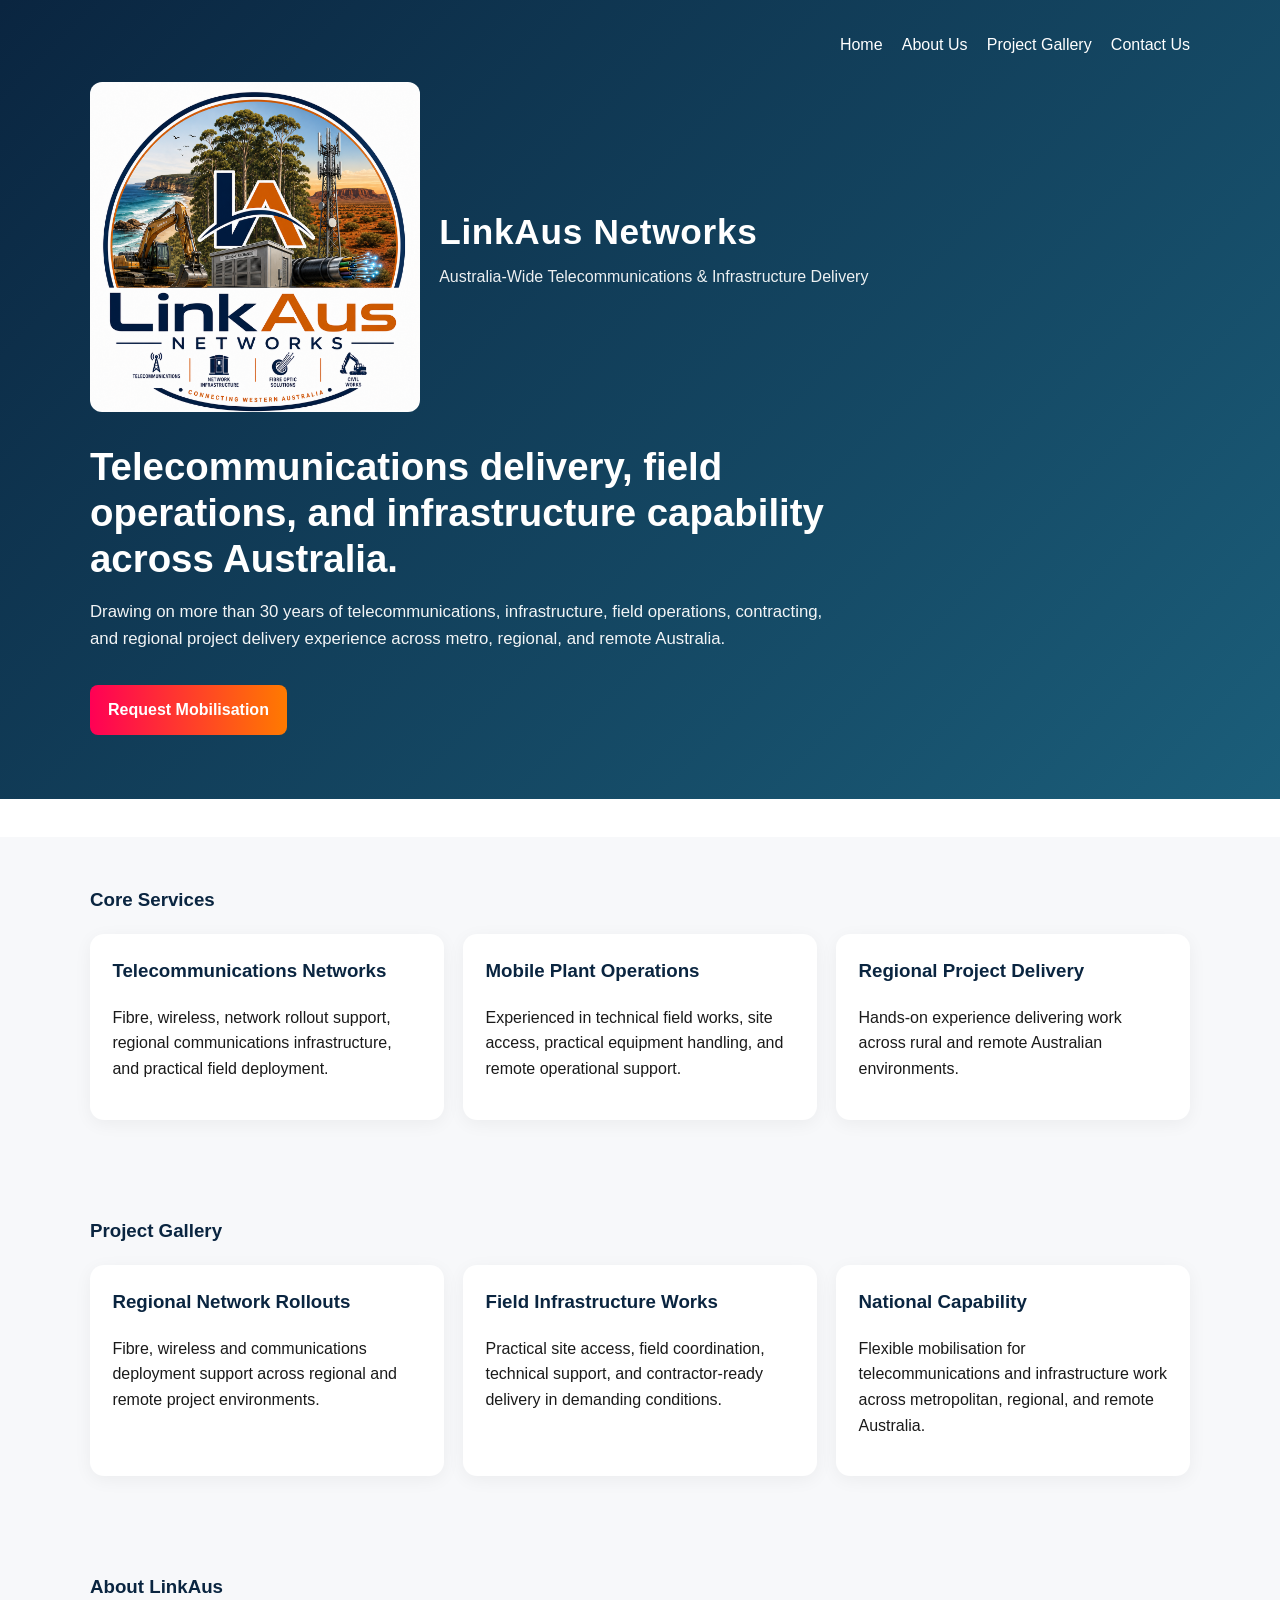
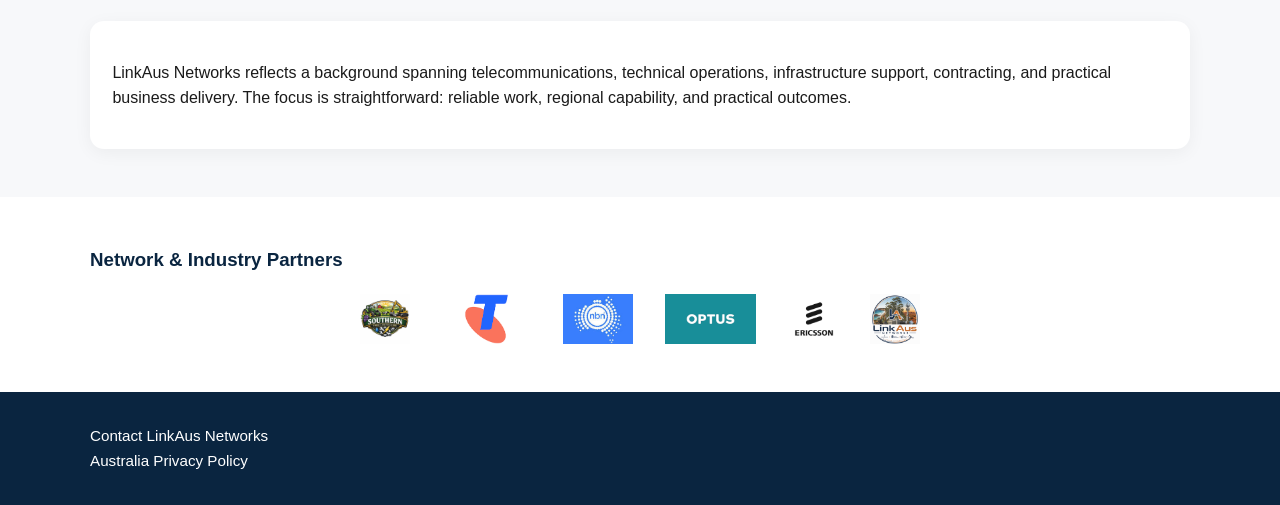
<file: index.html>
<!DOCTYPE html>
<html lang="en">
<head>
  <meta charset="UTF-8" />
  <meta name="viewport" content="width=device-width, initial-scale=1.0" />

  <title>LinkAus Networks | Telecommunications & Infrastructure Across Australia</title>

  <meta
    name="description"
    content="LinkAus Networks delivers telecommunications, fibre rollout, field operations and infrastructure support across metropolitan, regional and remote Australia."
  />
  <meta
    name="keywords"
    content="telecommunications Australia, fibre rollout, infrastructure contractor, field operations, LinkAus Networks"
  />
  <meta
    name="google-site-verification"
    content="YRaKLbdsqUbbgnBGzs4LiowwAv5nxZ3PjASLRzJKVyI"
  />

  <meta property="og:title" content="LinkAus Networks" />
  <meta
    property="og:description"
    content="Telecommunications and infrastructure capability across Australia."
  />
  <meta property="og:type" content="website" />
  <meta property="og:url" content="https://linkaus.com.au/" />

  <script async
    src="https://pagead2.googlesyndication.com/pagead/js/adsbygoogle.js?client=ca-pub-5536657592585408"
    crossorigin="anonymous"></script>

  <style>
    * {
      box-sizing: border-box;
    }

    body {
      margin: 0;
      font-family: Arial, Helvetica, sans-serif;
      line-height: 1.6;
      color: #1a1a1a;
      background: #f7f8fa;
    }

    a {
      color: inherit;
      text-decoration: none;
    }

    .wrap {
      max-width: 1100px;
      margin: 0 auto;
    }

    header {
      background: linear-gradient(135deg, #0a2540, #1b5e7a);
      color: white;
      padding: 2rem 1.2rem 4rem;
    }

    nav {
      display: flex;
      justify-content: flex-end;
      gap: 1.2rem;
      margin-bottom: 1.5rem;
      flex-wrap: wrap;
    }

    .brand {
      display: flex;
      align-items: center;
      gap: 1.2rem;
      flex-wrap: wrap;
    }

    .site-logo {
      width: 330px;
      max-width: 100%;
      height: auto;
      flex-shrink: 0;
      display: block;
      border-radius: 12px;
      background: rgba(255, 255, 255, 0.04);
    }

    h1 {
      margin: 0;
      font-size: 2.2rem;
      letter-spacing: 0.02em;
    }

    .tagline {
      margin-top: 0.2rem;
      font-size: 1rem;
      opacity: 0.92;
    }

    .hero {
      margin-top: 2rem;
      max-width: 760px;
    }

    .hero h2 {
      font-size: 2.4rem;
      line-height: 1.2;
      margin-bottom: 0.8rem;
    }

    .hero p {
      font-size: 1.05rem;
      opacity: 0.95;
    }

    section {
      padding: 3rem 1.2rem;
    }

    .grid {
      display: grid;
      grid-template-columns: repeat(auto-fit, minmax(250px, 1fr));
      gap: 1.2rem;
    }

    .card {
      background: white;
      padding: 1.4rem;
      border-radius: 14px;
      box-shadow: 0 4px 18px rgba(0, 0, 0, 0.05);
    }

    h3 {
      margin-top: 0;
      color: #0a2540;
    }

    .cta-button {
      display: inline-block;
      padding: 12px 18px;
      background: linear-gradient(90deg, #ff0055, #ff7a00);
      color: #fff;
      font-weight: bold;
      border-radius: 8px;
      margin-top: 1rem;
    }

    .ad-wrap {
      padding: 1.2rem;
      background: #ffffff;
      text-align: center;
    }

    footer {
      background: #0a2540;
      color: white;
      padding: 2rem 1.2rem;
      font-size: 0.95rem;
    }
  </style>
</head>

<body>
  <header>
    <div class="wrap">
      <nav>
        <a href="index.html">Home</a>
        <a href="about.html">About Us</a>
        <a href="projects.html">Project Gallery</a>
        <a href="contact.html">Contact Us</a>
      </nav>

      <div class="brand">
        <img src="LinkAus2.png" alt="LinkAus Networks logo" class="site-logo" />

        <div>
          <h1>LinkAus Networks</h1>
          <div class="tagline">
            Australia-Wide Telecommunications & Infrastructure Delivery
          </div>
        </div>
      </div>

      <div class="hero">
        <h2>
          Telecommunications delivery, field operations, and infrastructure capability across Australia.
        </h2>

        <p>
          Drawing on more than 30 years of telecommunications, infrastructure,
          field operations, contracting, and regional project delivery experience
          across metro, regional, and remote Australia.
        </p>

        <a href="contact.html" class="cta-button">Request Mobilisation</a>
      </div>
    </div>
  </header>

  <div class="ad-wrap">
    <ins class="adsbygoogle"
         style="display:block"
         data-ad-client="ca-pub-5536657592585408"
         data-ad-slot="9720411680"
         data-ad-format="auto"
         data-full-width-responsive="true"></ins>
    <script>
      (adsbygoogle = window.adsbygoogle || []).push({});
    </script>
  </div>

  <section>
    <div class="wrap">
      <h3>Core Services</h3>

      <div class="grid">
        <div class="card">
          <h3>Telecommunications Networks</h3>
          <p>
            Fibre, wireless, network rollout support, regional communications
            infrastructure, and practical field deployment.
          </p>
        </div>

        <div class="card">
          <h3>Mobile Plant Operations</h3>
          <p>
            Experienced in technical field works, site access, practical
            equipment handling, and remote operational support.
          </p>
        </div>

        <div class="card">
          <h3>Regional Project Delivery</h3>
          <p>
            Hands-on experience delivering work across rural and remote
            Australian environments.
          </p>
        </div>
      </div>
    </div>
  </section>

  <section>
    <div class="wrap">
      <h3>Project Gallery</h3>

      <div class="grid">
        <div class="card">
          <h3>Regional Network Rollouts</h3>
          <p>
            Fibre, wireless and communications deployment support across
            regional and remote project environments.
          </p>
        </div>

        <div class="card">
          <h3>Field Infrastructure Works</h3>
          <p>
            Practical site access, field coordination, technical support,
            and contractor-ready delivery in demanding conditions.
          </p>
        </div>

        <div class="card">
          <h3>National Capability</h3>
          <p>
            Flexible mobilisation for telecommunications and infrastructure work
            across metropolitan, regional, and remote Australia.
          </p>
        </div>
      </div>
    </div>
  </section>

  <section>
    <div class="wrap">
      <h3>About LinkAus</h3>

      <div class="card">
        <p>
          LinkAus Networks reflects a background spanning telecommunications,
          technical operations, infrastructure support, contracting, and
          practical business delivery. The focus is straightforward: reliable
          work, regional capability, and practical outcomes.
        </p>
      </div>
    </div>
  </section>

  <section style="background:#ffffff;">
    <div class="wrap">
      <h3 style="margin-bottom:1.2rem;">Network & Industry Partners</h3>

      <div style="display:flex; justify-content:center; align-items:center; gap:2rem; flex-wrap:wrap; opacity:0.9;">
        <img src="SouthernFarm2.png" alt="Southern Farm Contracting" style="height:50px; object-fit:contain;">
        <img src="telstra logo.png" alt="Telstra" style="height:50px; object-fit:contain;">
        <img src="nbn logo.jpg" alt="NBN Co" style="height:50px; object-fit:contain;">
        <img src="optus logo.png" alt="Optus" style="height:50px; object-fit:contain;">
        <img src="Ericsson logo.png" alt="Ericsson" style="height:50px; object-fit:contain;">
        <img src="LinkAus Logo.png" alt="LinkAus Networks" style="height:50px; object-fit:contain;">
      </div>
    </div>
  </section>

  <footer>
    <div class="wrap">
      <a href="mailto:tim.hartwell@linkaus.com.au">Contact LinkAus Networks</a><br />
      Australia
      <a href="privacy.html">Privacy Policy</a>
    </div>
  </footer>
</body>
</html>
</file>
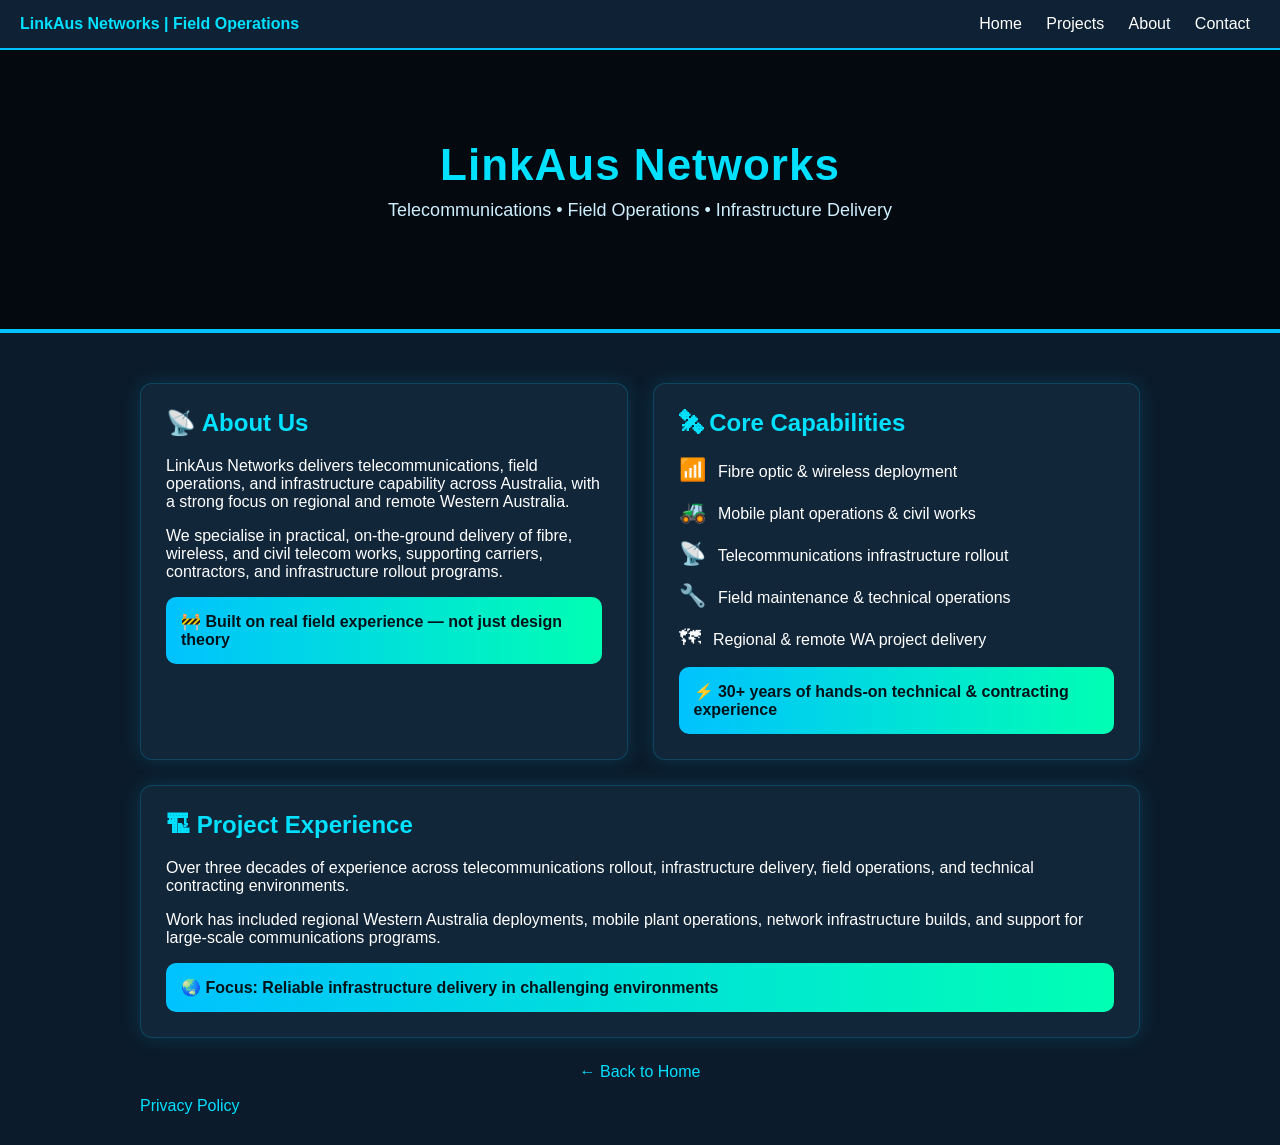
<file: about.html>
<!DOCTYPE html>
<html lang="en">
<head>
 
  <meta charset="UTF-8" />
  <meta name="viewport" content="width=device-width, initial-scale=1.0" />

  <title>About Us | LinkAus Networks</title>

  <meta
    name="description"
    content="Learn about LinkAus Networks and over 30 years of practical telecommunications, contracting and infrastructure delivery experience across Australia."
  />
  <meta property="og:title" content="About LinkAus Networks" />
  <meta property="og:url" content="https://linkaus.com.au/about.html" />

  <script async
    src="https://pagead2.googlesyndication.com/pagead/js/adsbygoogle.js?client=ca-pub-5536657592585408"
    crossorigin="anonymous"></script>

  <style>
    body {
      margin: 0;
      font-family: Arial, Helvetica, sans-serif;
      background: #0b1b2b;
      color: #fff;
    }

    .hero {
      background:
        linear-gradient(rgba(0,0,0,0.65), rgba(0,0,0,0.65)),
        url('https://images.unsplash.com/photo-1581092334651-ddf26d9a09d0') center/cover;
      padding: 90px 20px;
      text-align: center;
      border-bottom: 4px solid #00c2ff;
    }

    .hero h1 {
      font-size: 44px;
      margin: 0;
      color: #00e0ff;
      letter-spacing: 1px;
    }

    .hero p {
      font-size: 18px;
      color: #cfefff;
      margin-top: 10px;
    }

    .container {
      max-width: 1000px;
      margin: auto;
      padding: 30px 20px;
    }

    .grid {
      display: grid;
      grid-template-columns: 1fr 1fr;
      gap: 25px;
    }

    @media (max-width: 768px) {
      .grid {
        grid-template-columns: 1fr;
      }
    }

    .card {
      background: #12263a;
      padding: 25px;
      border-radius: 12px;
      box-shadow: 0 0 20px rgba(0, 200, 255, 0.15);
      border: 1px solid rgba(0, 200, 255, 0.2);
    }

    h2 {
      color: #00e0ff;
      margin-top: 0;
    }

    .icon {
      font-size: 22px;
      margin-right: 8px;
    }

    .highlight {
      background: linear-gradient(90deg, #00c2ff, #00ffb3);
      color: #00131a;
      padding: 15px;
      border-radius: 10px;
      font-weight: bold;
      margin-top: 15px;
    }

    .footer-nav {
      text-align: center;
      margin-top: 25px;
    }

    .ad-wrap {
      text-align: center;
      margin: 20px auto;
      max-width: 1000px;
      padding: 0 20px;
    }

    a {
      color: #00e0ff;
      text-decoration: none;
    }
  </style>
</head>

<body>
  <!-- GLOBAL NAV BAR -->
  <div style="
    display:flex;
    justify-content:space-between;
    align-items:center;
    padding:15px 20px;
    background:#0f2235;
    border-bottom:2px solid #00c2ff;
    position:sticky;
    top:0;
    z-index:999;
    flex-wrap:wrap;
    gap:10px;
  ">
    <div style="color:#00e0ff;font-weight:bold;">
      LinkAus Networks | Field Operations
    </div>

    <div>
      <a href="index.html" style="margin:0 10px;color:#fff;">Home</a>
      <a href="projects.html" style="margin:0 10px;color:#fff;">Projects</a>
      <a href="about.html" style="margin:0 10px;color:#fff;">About</a>
      <a href="contact.html" style="margin:0 10px;color:#fff;">Contact</a>
    </div>
  </div>

  <!-- HERO -->
  <div class="hero">
    <h1>LinkAus Networks</h1>
    <p>Telecommunications • Field Operations • Infrastructure Delivery</p>
  </div>

  <!-- AD PLACEMENT -->
  <div class="ad-wrap">
    <ins class="adsbygoogle"
         style="display:block"
         data-ad-client="ca-pub-5536657592585408"
         data-ad-slot="9720411680"
         data-ad-format="auto"
         data-full-width-responsive="true"></ins>
    <script>
      (adsbygoogle = window.adsbygoogle || []).push({});
    </script>
  </div>

  <div class="container">

    <div class="grid">

      <!-- ABOUT -->
      <div class="card">
        <h2>📡 About Us</h2>

        <p>
          LinkAus Networks delivers telecommunications, field operations, and infrastructure capability
          across Australia, with a strong focus on regional and remote Western Australia.
        </p>

        <p>
          We specialise in practical, on-the-ground delivery of fibre, wireless, and civil telecom works,
          supporting carriers, contractors, and infrastructure rollout programs.
        </p>

        <div class="highlight">
          🚧 Built on real field experience — not just design theory
        </div>
      </div>

      <!-- CAPABILITIES -->
      <div class="card">
        <h2>🛰 Core Capabilities</h2>

        <p><span class="icon">📶</span> Fibre optic & wireless deployment</p>
        <p><span class="icon">🚜</span> Mobile plant operations & civil works</p>
        <p><span class="icon">📡</span> Telecommunications infrastructure rollout</p>
        <p><span class="icon">🔧</span> Field maintenance & technical operations</p>
        <p><span class="icon">🗺</span> Regional & remote WA project delivery</p>

        <div class="highlight">
          ⚡ 30+ years of hands-on technical & contracting experience
        </div>
      </div>

    </div>

    <!-- EXPERIENCE -->
    <div class="card" style="margin-top:25px;">
      <h2>🏗 Project Experience</h2>

      <p>
        Over three decades of experience across telecommunications rollout, infrastructure delivery,
        field operations, and technical contracting environments.
      </p>

      <p>
        Work has included regional Western Australia deployments, mobile plant operations,
        network infrastructure builds, and support for large-scale communications programs.
      </p>

      <div class="highlight">
        🌏 Focus: Reliable infrastructure delivery in challenging environments
      </div>
    </div>

    <div class="footer-nav">
      <p><a href="index.html">← Back to Home</a></p>
    </div>
<a href="privacy.html">Privacy Policy</a>
  </div>
</body>
</html>
</file>
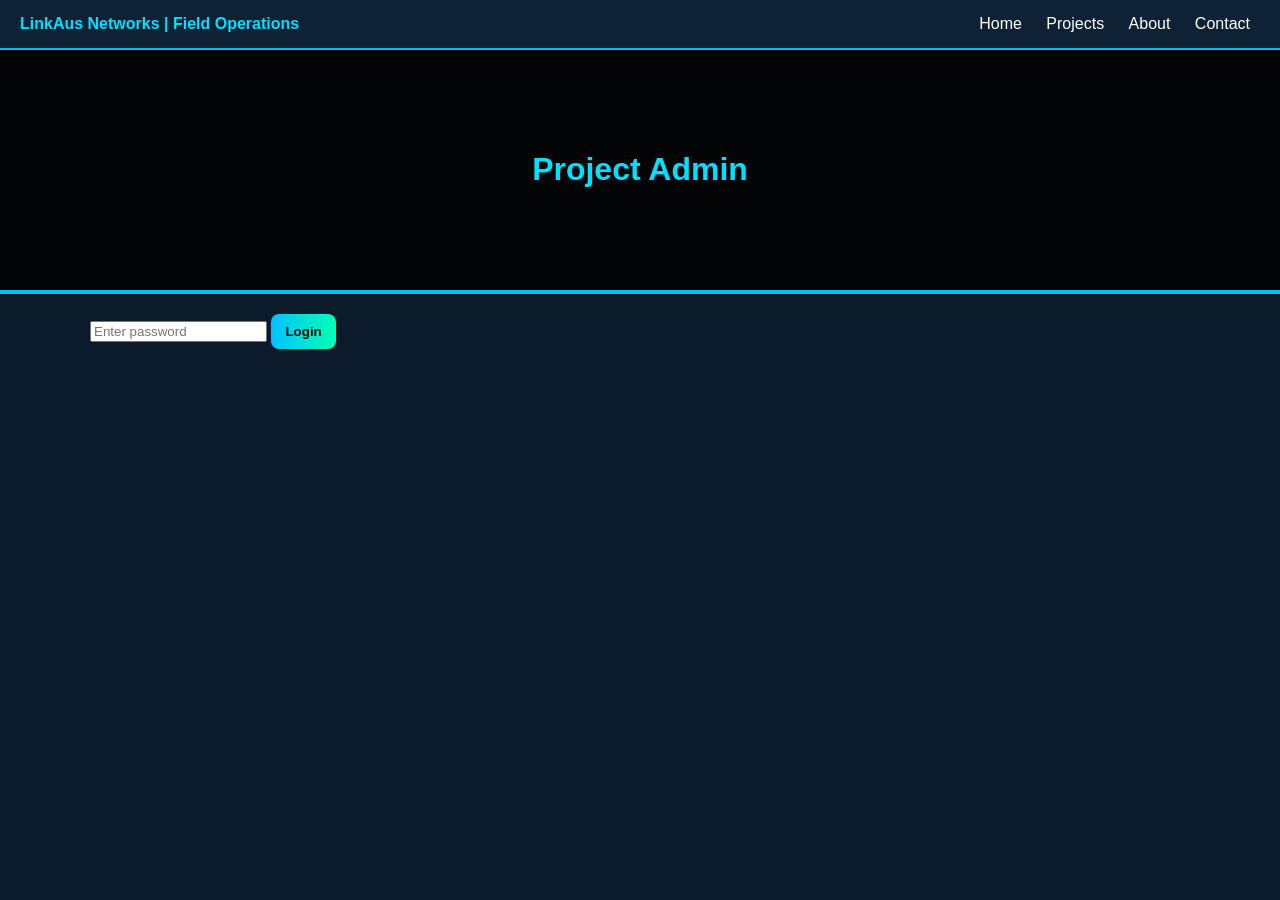
<file: admin.html>
<!DOCTYPE html>
<html>
<head>
  <title>Admin | LinkAus</title>
  <link rel="stylesheet" href="assets/style.css">
</head>

<body>
<!-- GLOBAL NAV BAR -->
<div style="
  display:flex;
  justify-content:space-between;
  align-items:center;
  padding:15px 20px;
  background:#0f2235;
  border-bottom:2px solid #00c2ff;
  position:sticky;
  top:0;
  z-index:999;
">

  <div style="color:#00e0ff;font-weight:bold;">
    LinkAus Networks | Field Operations
  </div>

  <div>
    <a href="index.html" style="margin:0 10px;color:#fff;text-decoration:none;">Home</a>
    <a href="projects.html" style="margin:0 10px;color:#fff;text-decoration:none;">Projects</a>
    <a href="about.html" style="margin:0 10px;color:#fff;text-decoration:none;">About</a>
    <a href="contact.html" style="margin:0 10px;color:#fff;text-decoration:none;">Contact</a>
  </div>

</div>
<div class="hero">
  <h1>Project Admin</h1>
</div>

<div class="container">

  <input id="password" placeholder="Enter password">
  <button onclick="login()">Login</button>

  <div id="panel" style="display:none; margin-top:20px;">
    <h3>Add Project (future upgrade)</h3>
    <p>This will evolve into full upload system next stage.</p>
  </div>

</div>

<script>
function login() {
  const pw = document.getElementById("password").value;
  if (pw === "linkaus2026") {
    document.getElementById("panel").style.display = "block";
  } else {
    alert("Access denied");
  }
}
</script>

</body>
</html>
</file>
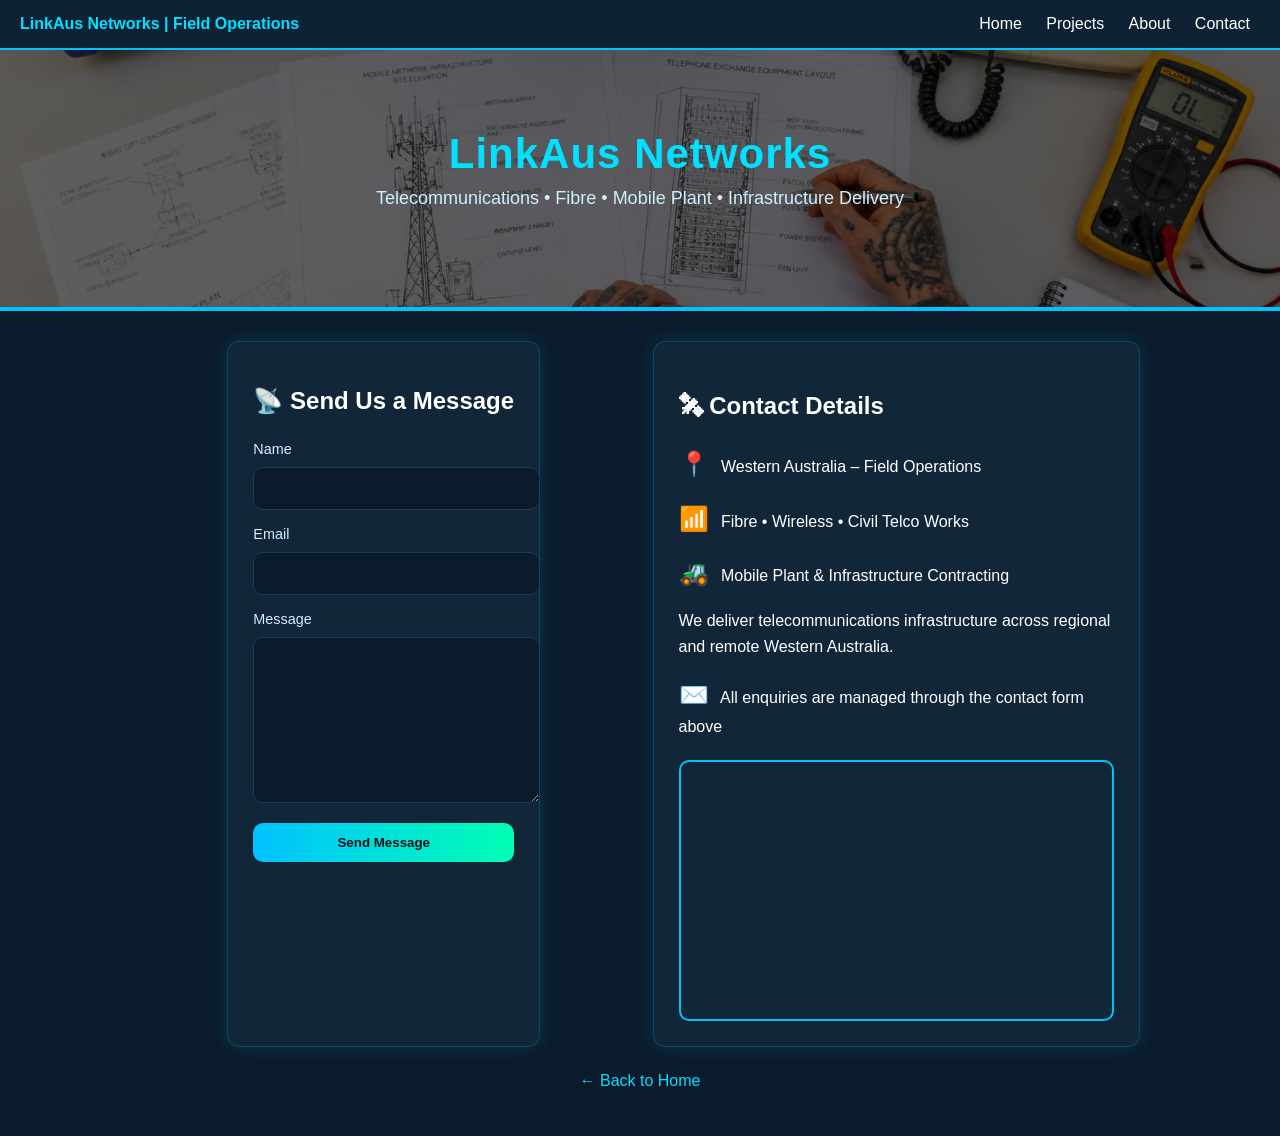
<file: contact.html>
<!DOCTYPE html>
<html lang="en">
<head>
  <meta charset="UTF-8" />
  <meta name="viewport" content="width=device-width, initial-scale=1.0" />

  <title>Contact Us | LinkAus Networks</title>

  <meta name="description" content="Contact LinkAus Networks for telecommunications, infrastructure and field delivery projects across Australia." />
  <meta property="og:title" content="Contact LinkAus Networks" />
  <meta property="og:url" content="https://linkaus.com.au/contact.html" />

  <script async
    src="https://pagead2.googlesyndication.com/pagead/js/adsbygoogle.js?client=ca-pub-5536657592585408"
    crossorigin="anonymous"></script>

  <style>
    body {
      margin: 0;
      font-family: Arial, Helvetica, sans-serif;
      background: #0b1b2b;
      color: #fff;
    }

    .hero {
      background:
        linear-gradient(rgba(0,0,0,0.6), rgba(0,0,0,0.6)),
        url('assets/design.png') center/cover;
      padding: 80px 20px;
      text-align: center;
      border-bottom: 4px solid #00c2ff;
    }

    .hero h1 {
      font-size: 42px;
      margin: 0;
      color: #00e0ff;
      letter-spacing: 1px;
    }

    .hero p {
      font-size: 18px;
      color: #cfefff;
      margin-top: 10px;
    }

    .container {
      max-width: 1000px;
      margin: auto;
      padding: 30px 20px;
    }

    .grid {
      display: grid;
      grid-template-columns: 1fr 1fr;
      gap: 25px;
    }

    @media (max-width: 768px) {
      .grid {
        grid-template-columns: 1fr;
      }
    }

    .card {
      background: #12263a;
      padding: 25px;
      border-radius: 12px;
      box-shadow: 0 0 20px rgba(0, 200, 255, 0.15);
      border: 1px solid rgba(0, 200, 255, 0.2);
    }

    .form-card {
      max-width: 520px;
      margin: 0 auto;
    }

    .contact-form {
      display: flex;
      flex-direction: column;
      gap: 10px;
    }

    .contact-form label {
      font-size: 0.9rem;
      color: #cfefff;
      margin-top: 6px;
    }

    .contact-form input,
    .contact-form textarea {
      width: 100%;
      padding: 12px;
      border-radius: 10px;
      border: 1px solid #1f3b55;
      background: #0b1b2b;
      color: #fff;
      font-size: 0.95rem;
    }

    .contact-form textarea {
      min-height: 140px;
      resize: vertical;
    }

    .contact-form button {
      margin-top: 10px;
      padding: 12px;
      border-radius: 10px;
      border: none;
      font-weight: bold;
      cursor: pointer;
      background: linear-gradient(90deg, #00c2ff, #00ffb3);
      color: #00131a;
    }

    .contact-form button:hover {
      opacity: 0.9;
    }

    .thankyou-msg {
      display: none;
      margin-top: 15px;
      padding: 12px;
      background: #00c2ff;
      color: #00131a;
      border-radius: 10px;
      text-align: center;
      font-weight: bold;
    }

    .info {
      line-height: 1.6;
    }

    .icon {
      font-size: 24px;
      margin-right: 8px;
    }

    .map {
      margin-top: 20px;
      border-radius: 10px;
      overflow: hidden;
      border: 2px solid #00c2ff;
    }

    .footer-nav {
      text-align: center;
      margin-top: 25px;
    }

    a {
      color: #00e0ff;
      text-decoration: none;
    }
  </style>
</head>

<body>

<!-- NAV -->
<div style="
  display:flex;
  justify-content:space-between;
  align-items:center;
  padding:15px 20px;
  background:#0f2235;
  border-bottom:2px solid #00c2ff;
  position:sticky;
  top:0;
  z-index:999;
  flex-wrap:wrap;
  gap:10px;
">
  <div style="color:#00e0ff;font-weight:bold;">
    LinkAus Networks | Field Operations
  </div>

  <div>
    <a href="index.html" style="margin:0 10px;color:#fff;">Home</a>
    <a href="projects.html" style="margin:0 10px;color:#fff;">Projects</a>
    <a href="about.html" style="margin:0 10px;color:#fff;">About</a>
    <a href="contact.html" style="margin:0 10px;color:#fff;">Contact</a>
  </div>
</div>

<!-- HERO -->
<div class="hero">
  <h1>LinkAus Networks</h1>
  <p>Telecommunications • Fibre • Mobile Plant • Infrastructure Delivery</p>
</div>

<!-- CONTENT -->
<div class="container">

  <div class="grid">

    <!-- FORM -->
    <div class="card form-card">
      <h2>📡 Send Us a Message</h2>

      <form onsubmit="showThankYou(event)" class="contact-form">

        <label>Name</label>
        <input type="text" name="name" required />

        <label>Email</label>
        <input type="email" name="email" required />

        <label>Message</label>
        <textarea name="message" required></textarea>

        <button type="submit">Send Message</button>
      </form>

      <div id="thankyou" class="thankyou-msg">
        ✅ Thank you — your message has been sent. We’ll respond shortly.
      </div>
    </div>

    <!-- INFO (UPDATED - EMAIL REMOVED) -->
    <div class="card info">
      <h2>🛰 Contact Details</h2>

      <p><span class="icon">📍</span> Western Australia – Field Operations</p>
      <p><span class="icon">📶</span> Fibre • Wireless • Civil Telco Works</p>
      <p><span class="icon">🚜</span> Mobile Plant & Infrastructure Contracting</p>

      <p style="margin-top:15px;">
        We deliver telecommunications infrastructure across regional and remote Western Australia.
      </p>

      <p>
        <span class="icon">✉️</span>
        All enquiries are managed through the contact form above
      </p>

      <div class="map">
        <iframe
          src="https://www.google.com/maps?q=Western%20Australia&output=embed"
          width="100%"
          height="250"
          style="border:0;"
          loading="lazy">
        </iframe>
      </div>
    </div>

  </div>

  <div class="footer-nav">
    <p><a href="index.html">← Back to Home</a></p>
  </div>

</div>

<!-- SCRIPT -->
<script>
function showThankYou(event) {
  event.preventDefault();
  document.getElementById("thankyou").style.display = "block";
  event.target.reset();
}
</script>

</body>
</html>
</file>
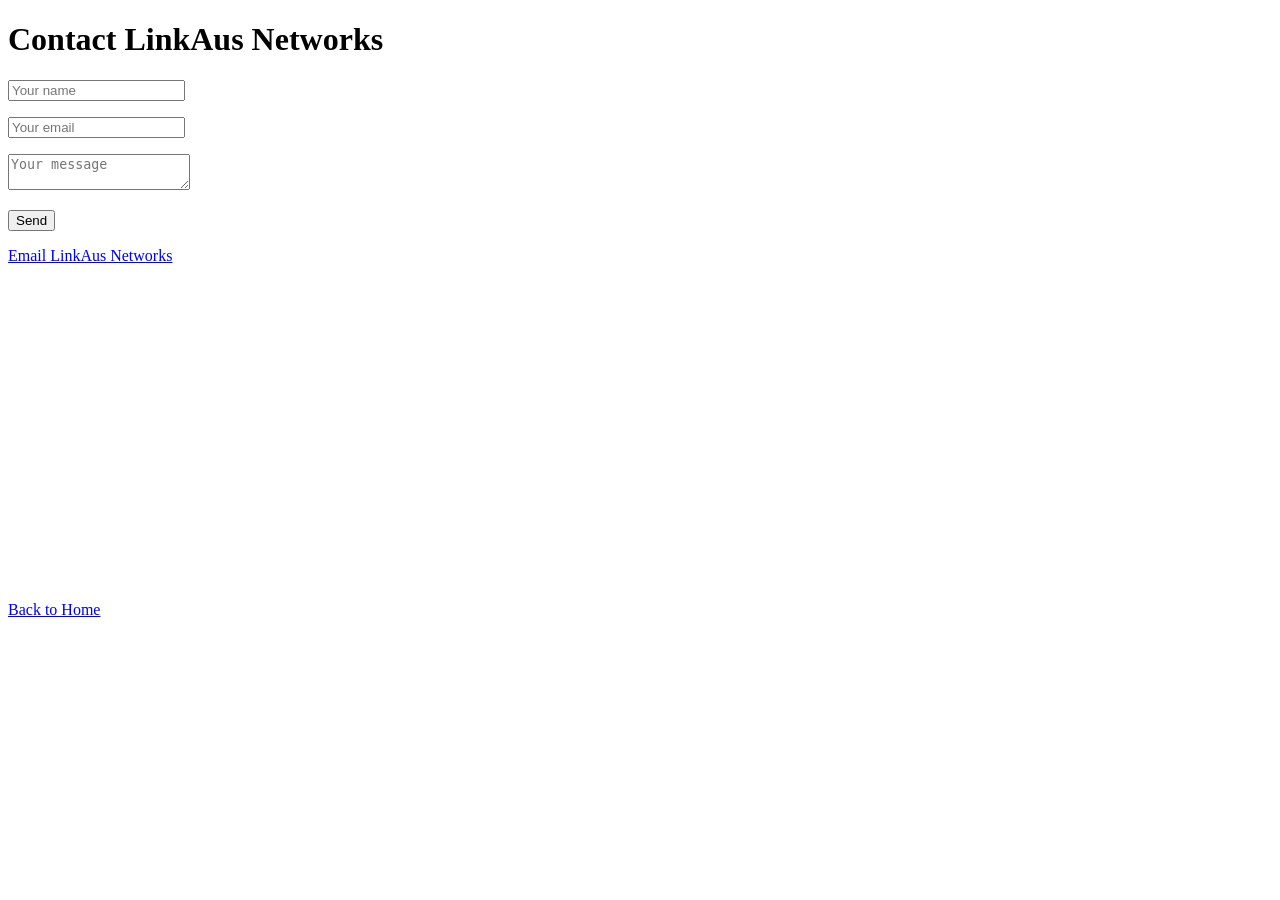
<file: contacts.html>
<!DOCTYPE html>
<html lang="en">
<head>
  <meta charset="UTF-8" />
  <meta name="viewport" content="width=device-width, initial-scale=1.0" />
  <title>Contact Us | LinkAus Networks</title>
</head>
<body>
  <h1>Contact LinkAus Networks</h1>
  <form>
    <p><input type="text" placeholder="Your name" /></p>
    <p><input type="email" placeholder="Your email" /></p>
    <p><textarea placeholder="Your message"></textarea></p>
    <p><button type="submit">Send</button></p>
  </form>
  <p><a href="mailto:tim.hartwell@linkaus.com.au">Email LinkAus Networks</a></p>
  <iframe src="https://www.google.com/maps?q=Australia&output=embed" width="100%" height="300" style="border:0;"></iframe>
  <p><a href="index.html">Back to Home</a></p>
</body>
</html>
</file>
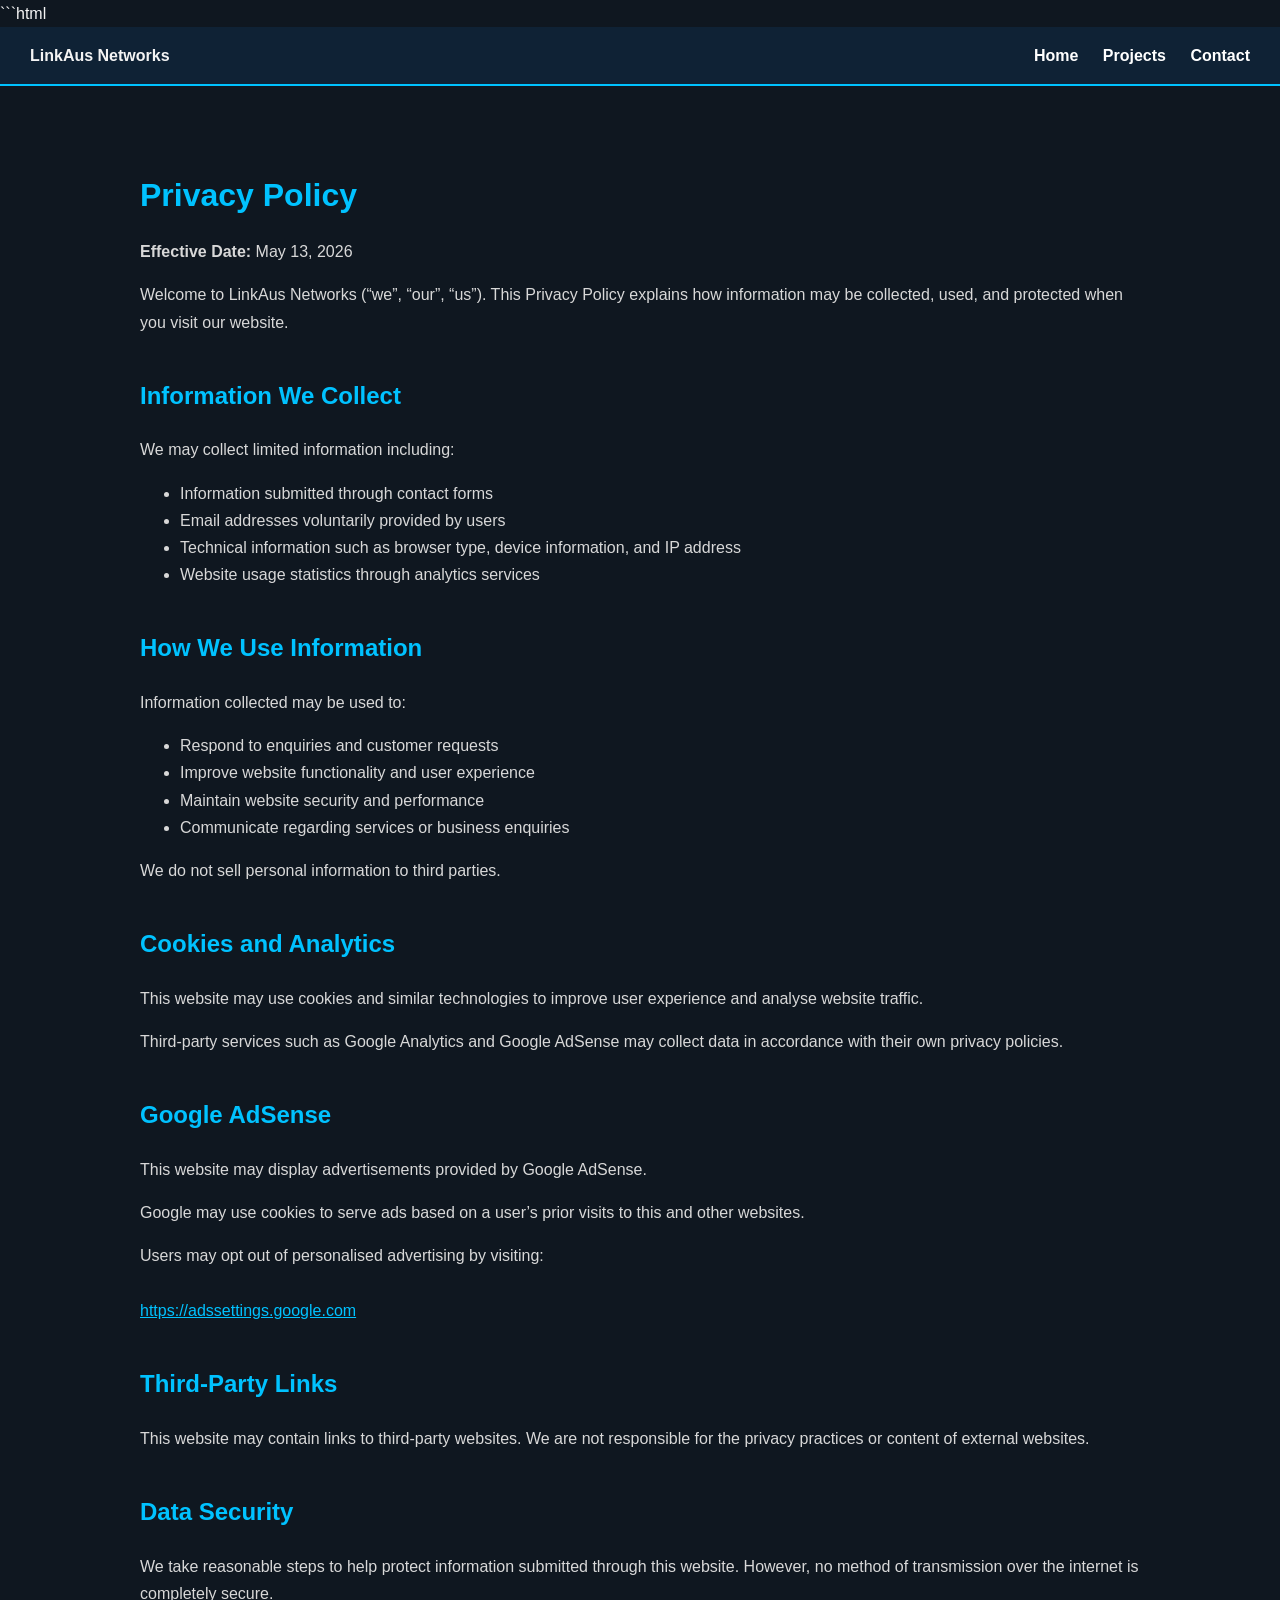
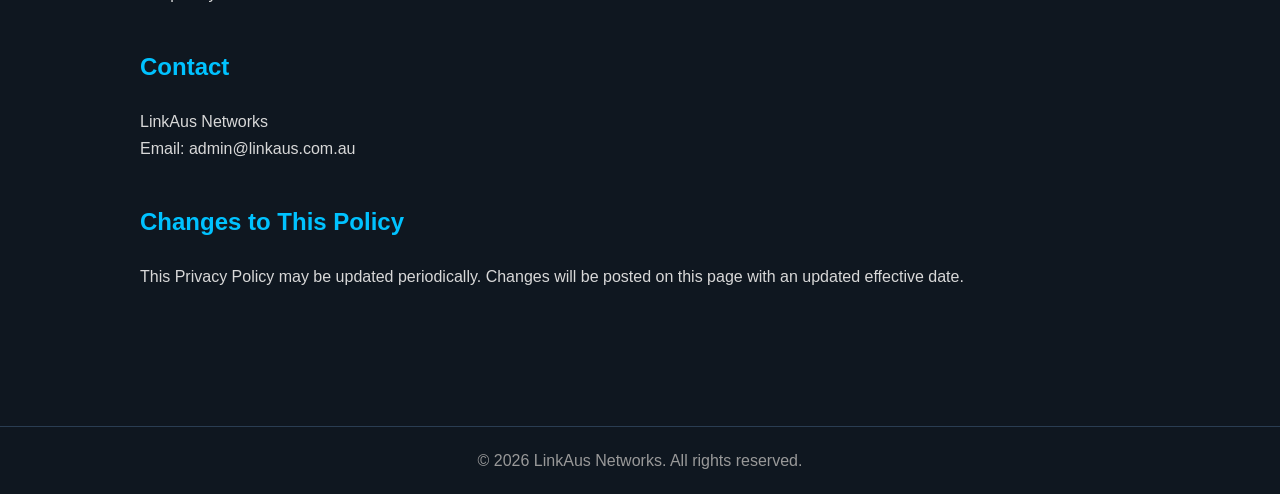
<file: privacy.html>
```html
<!DOCTYPE html>
<html lang="en">
<head>
  <meta charset="UTF-8" />
  <meta name="viewport" content="width=device-width, initial-scale=1.0" />
  <title>Privacy Policy | LinkAus Networks</title>
  <link rel="stylesheet" href="assets/style.css">

  <style>
    body {
      margin: 0;
      font-family: Arial, sans-serif;
      background: #0f1720;
      color: #f4f4f4;
      line-height: 1.7;
    }

    .navbar {
      background: #0f2235;
      padding: 15px 30px;
      border-bottom: 2px solid #00c2ff;
      display: flex;
      justify-content: space-between;
      align-items: center;
    }

    .navbar a {
      color: white;
      text-decoration: none;
      margin-left: 20px;
      font-weight: bold;
    }

    .navbar a:hover {
      color: #00c2ff;
    }

    .container {
      max-width: 1000px;
      margin: auto;
      padding: 60px 25px;
    }

    h1 {
      color: #00c2ff;
      margin-bottom: 10px;
    }

    h2 {
      color: #00c2ff;
      margin-top: 40px;
    }

    p, li {
      color: #d8d8d8;
    }

    a {
      color: #00c2ff;
    }

    footer {
      margin-top: 60px;
      padding: 20px;
      text-align: center;
      border-top: 1px solid #2a3d52;
      color: #999;
    }
  </style>
</head>
<body>

  <div class="navbar">
    <div>
      <strong>LinkAus Networks</strong>
    </div>

    <div>
      <a href="index.html">Home</a>
      <a href="projects.html">Projects</a>
      <a href="contact.html">Contact</a>
    </div>
  </div>

  <div class="container">

    <h1>Privacy Policy</h1>
    <p><strong>Effective Date:</strong> May 13, 2026</p>

    <p>
      Welcome to LinkAus Networks (“we”, “our”, “us”). This Privacy Policy explains how information may be collected, used, and protected when you visit our website.
    </p>

    <h2>Information We Collect</h2>

    <p>We may collect limited information including:</p>

    <ul>
      <li>Information submitted through contact forms</li>
      <li>Email addresses voluntarily provided by users</li>
      <li>Technical information such as browser type, device information, and IP address</li>
      <li>Website usage statistics through analytics services</li>
    </ul>

    <h2>How We Use Information</h2>

    <p>
      Information collected may be used to:
    </p>

    <ul>
      <li>Respond to enquiries and customer requests</li>
      <li>Improve website functionality and user experience</li>
      <li>Maintain website security and performance</li>
      <li>Communicate regarding services or business enquiries</li>
    </ul>

    <p>
      We do not sell personal information to third parties.
    </p>

    <h2>Cookies and Analytics</h2>

    <p>
      This website may use cookies and similar technologies to improve user experience and analyse website traffic.
    </p>

    <p>
      Third-party services such as Google Analytics and Google AdSense may collect data in accordance with their own privacy policies.
    </p>

    <h2>Google AdSense</h2>

    <p>
      This website may display advertisements provided by Google AdSense.
    </p>

    <p>
      Google may use cookies to serve ads based on a user’s prior visits to this and other websites.
    </p>

    <p>
      Users may opt out of personalised advertising by visiting:
      <br><br>
      <a href="https://adssettings.google.com" target="_blank">
        https://adssettings.google.com
      </a>
    </p>

    <h2>Third-Party Links</h2>

    <p>
      This website may contain links to third-party websites. We are not responsible for the privacy practices or content of external websites.
    </p>

    <h2>Data Security</h2>

    <p>
      We take reasonable steps to help protect information submitted through this website. However, no method of transmission over the internet is completely secure.
    </p>

    <h2>Contact</h2>

    <p>
      LinkAus Networks<br>
      Email: admin@linkaus.com.au
    </p>

    <h2>Changes to This Policy</h2>

    <p>
      This Privacy Policy may be updated periodically. Changes will be posted on this page with an updated effective date.
    </p>

  </div>

  <footer>
    © 2026 LinkAus Networks. All rights reserved.
  </footer>

</body>
</html>
</file>
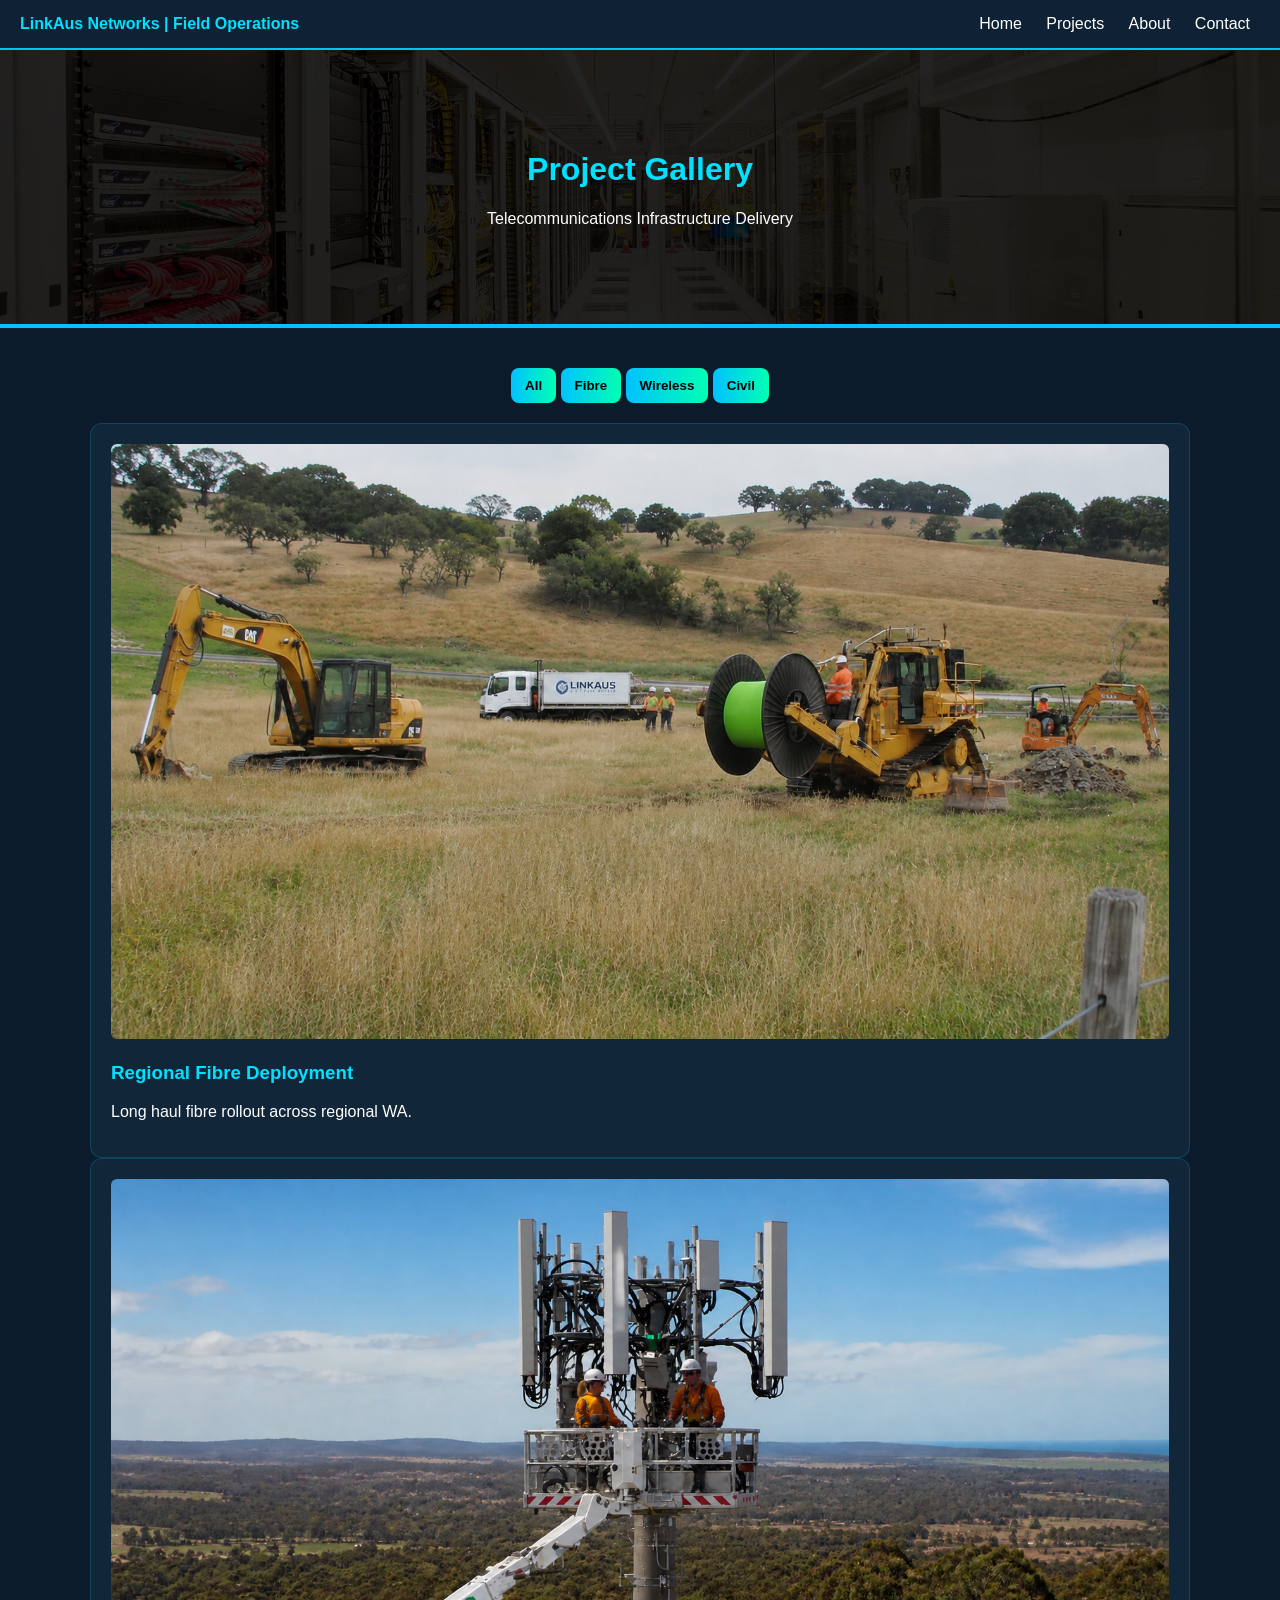
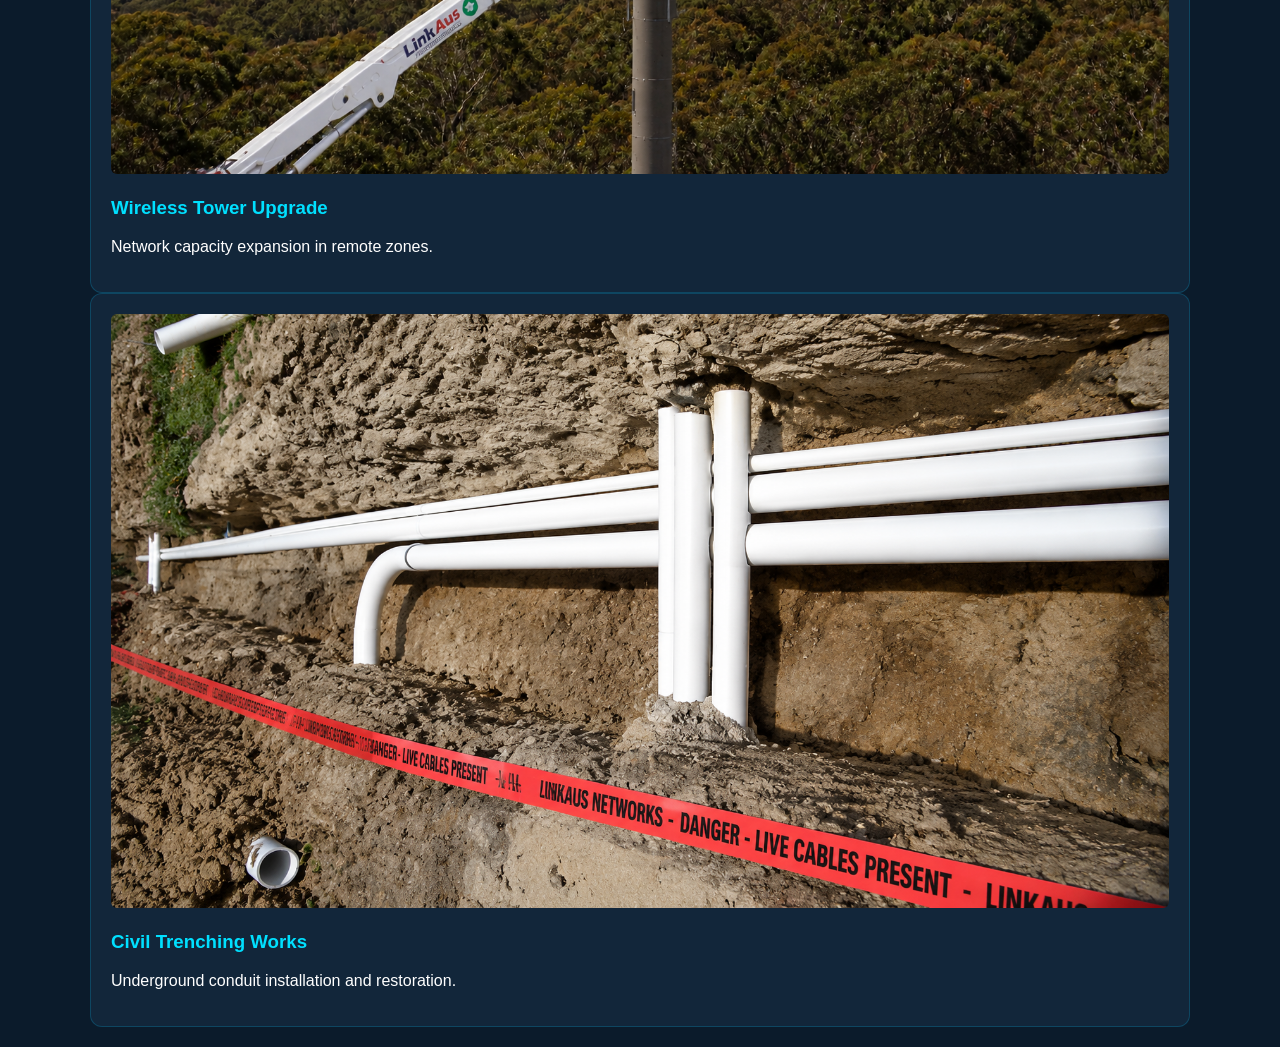
<file: projects.html>
<!DOCTYPE html>
<html lang="en">
<head>
  <meta charset="UTF-8" />
  <meta name="viewport" content="width=device-width, initial-scale=1.0" />

  <title>Project Gallery | LinkAus Networks</title>

  <meta name="description" content="Explore telecommunications rollout, field infrastructure and regional project delivery experience from LinkAus Networks." />
  <meta property="og:title" content="LinkAus Networks Projects" />
  <meta property="og:url" content="https://linkaus.com.au/projects.html" />

  <link rel="stylesheet" href="assets/style.css">

  <script async
    src="https://pagead2.googlesyndication.com/pagead/js/adsbygoogle.js?client=ca-pub-5536657592585408"
    crossorigin="anonymous"></script>
</head>

<body>

<!-- NAV BAR -->
<div style="
  display:flex;
  justify-content:space-between;
  align-items:center;
  padding:15px 20px;
  background:#0f2235;
  border-bottom:2px solid #00c2ff;
  position:sticky;
  top:0;
  z-index:999;
  flex-wrap:wrap;
">

  <div style="color:#00e0ff;font-weight:bold;">
    LinkAus Networks | Field Operations
  </div>

  <div>
    <a href="index.html" style="margin:0 10px;color:#fff;text-decoration:none;">Home</a>
    <a href="projects.html" style="margin:0 10px;color:#fff;text-decoration:none;">Projects</a>
    <a href="about.html" style="margin:0 10px;color:#fff;text-decoration:none;">About</a>
    <a href="contact.html" style="margin:0 10px;color:#fff;text-decoration:none;">Contact</a>
  </div>
</div>

<!-- HERO -->
<div class="hero">
  <img src="data.jpg" class="hero-bg">
  <h1>Project Gallery</h1>
  <p>Telecommunications Infrastructure Delivery</p>
</div>

<!-- AD PLACEMENT (clean + approved positioning) -->
<div style="text-align:center; margin:20px auto;">
  <ins class="adsbygoogle"
       style="display:block"
       data-ad-client="ca-pub-5536657592585408"
       data-ad-slot="9720411680"
       data-ad-format="auto"
       data-full-width-responsive="true"></ins>

  <script>
    (adsbygoogle = window.adsbygoogle || []).push({});
  </script>
</div>

<!-- CONTENT -->
<div class="container">

  <div style="text-align:center; margin-bottom:20px;">
    <button onclick="renderProjects()">All</button>
    <button onclick="filterProjects('fibre')">Fibre</button>
    <button onclick="filterProjects('wireless')">Wireless</button>
    <button onclick="filterProjects('civil')">Civil</button>
  </div>

  <div id="projectGrid"></div>

</div>

<!-- PROJECT DATA -->
<script>
const projects = [
  {
    title: "Regional Fibre Deployment",
    category: "fibre",
    image: "NoteGPT_Image_20260510163033.png",
    description: "Long haul fibre rollout across regional WA."
  },
  {
    title: "Wireless Tower Upgrade",
    category: "wireless",
    image: "LinkAusTower.png",
    description: "Network capacity expansion in remote zones."
  },
  {
    title: "Civil Trenching Works",
    category: "civil",
    image: "NoteGPT_Image_20260510161848.png",
    description: "Underground conduit installation and restoration."
  }
];

function renderProjects(filter = "all") {
  const grid = document.getElementById("projectGrid");
  grid.innerHTML = "";

  projects
    .filter(p => filter === "all" || p.category === filter)
    .forEach(p => {
      grid.innerHTML += `
        <div class="card">
          <img src="${p.image}" style="width:100%; border-radius:6px;">
          <h3>${p.title}</h3>
          <p>${p.description}</p>
        </div>
      `;
    });
}

function filterProjects(type) {
  renderProjects(type);
}

window.onload = () => renderProjects();
</script>

</body>
</html>
</file>
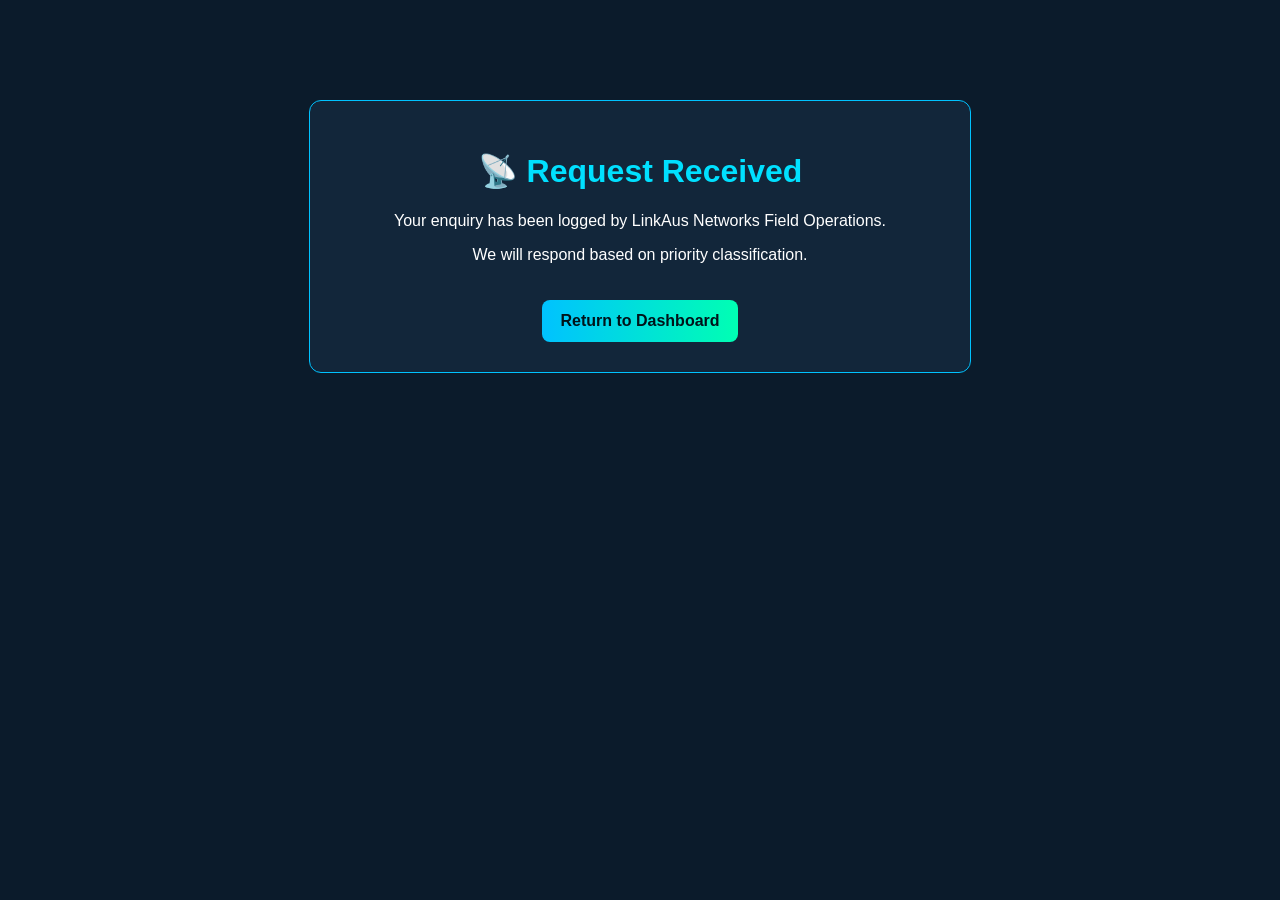
<file: thankyou.html>
<!DOCTYPE html>
<html>
<head>
  <title>Request Received | LinkAus</title>
  <style>
    body {
      margin:0;
      font-family:Arial;
      background:#0b1b2b;
      color:#fff;
      text-align:center;
      padding:100px 20px;
    }

    .box {
      max-width:600px;
      margin:auto;
      background:#12263a;
      padding:30px;
      border-radius:12px;
      border:1px solid #00c2ff;
    }

    h1 { color:#00e0ff; }

    a {
      display:inline-block;
      margin-top:20px;
      padding:12px 18px;
      background:linear-gradient(90deg,#00c2ff,#00ffb3);
      color:#00131a;
      text-decoration:none;
      border-radius:8px;
      font-weight:bold;
    }
  </style>
</head>

<body>

<div class="box">
  <h1>📡 Request Received</h1>
  <p>Your enquiry has been logged by LinkAus Networks Field Operations.</p>
  <p>We will respond based on priority classification.</p>

  <a href="index.html">Return to Dashboard</a>
</div>

</body>
</html>
</file>
<file: assets/style.css>
body {
  margin: 0;
  font-family: Arial, Helvetica, sans-serif;
  background: #0b1b2b;
  color: #fff;
}

.hero {
  padding: 80px 20px;
  text-align: center;
  background: linear-gradient(rgba(0,0,0,0.65), rgba(0,0,0,0.65));
  border-bottom: 4px solid #00c2ff;
}

h1, h2, h3 {
  color: #00e0ff;
}

.container {
  max-width: 1100px;
  margin: auto;
  padding: 20px;
}

.card {
  background: #12263a;
  border-radius: 12px;
  padding: 20px;
  border: 1px solid rgba(0,200,255,0.2);
}

button {
  background: linear-gradient(90deg, #00c2ff, #00ffb3);
  border: none;
  padding: 10px 14px;
  border-radius: 8px;
  cursor: pointer;
  font-weight: bold;
}
.hero {
  position: relative;
  padding: 80px 20px;
  text-align: center;
  border-bottom: 4px solid #00c2ff;
  overflow: hidden;
  color: #fff;
}

.hero-bg {
  position: absolute;
  top: 0;
  left: 0;
  width: 100%;
  height: 100%;
  object-fit: cover;
  z-index: -1;
}

.hero::before {
  content: "";
  position: absolute;
  inset: 0;
  background: rgba(0,0,0,0.6);
  z-index: 0;
}

.hero h1,
.hero p {
  position: relative;
  z-index: 1;
}
</file>
